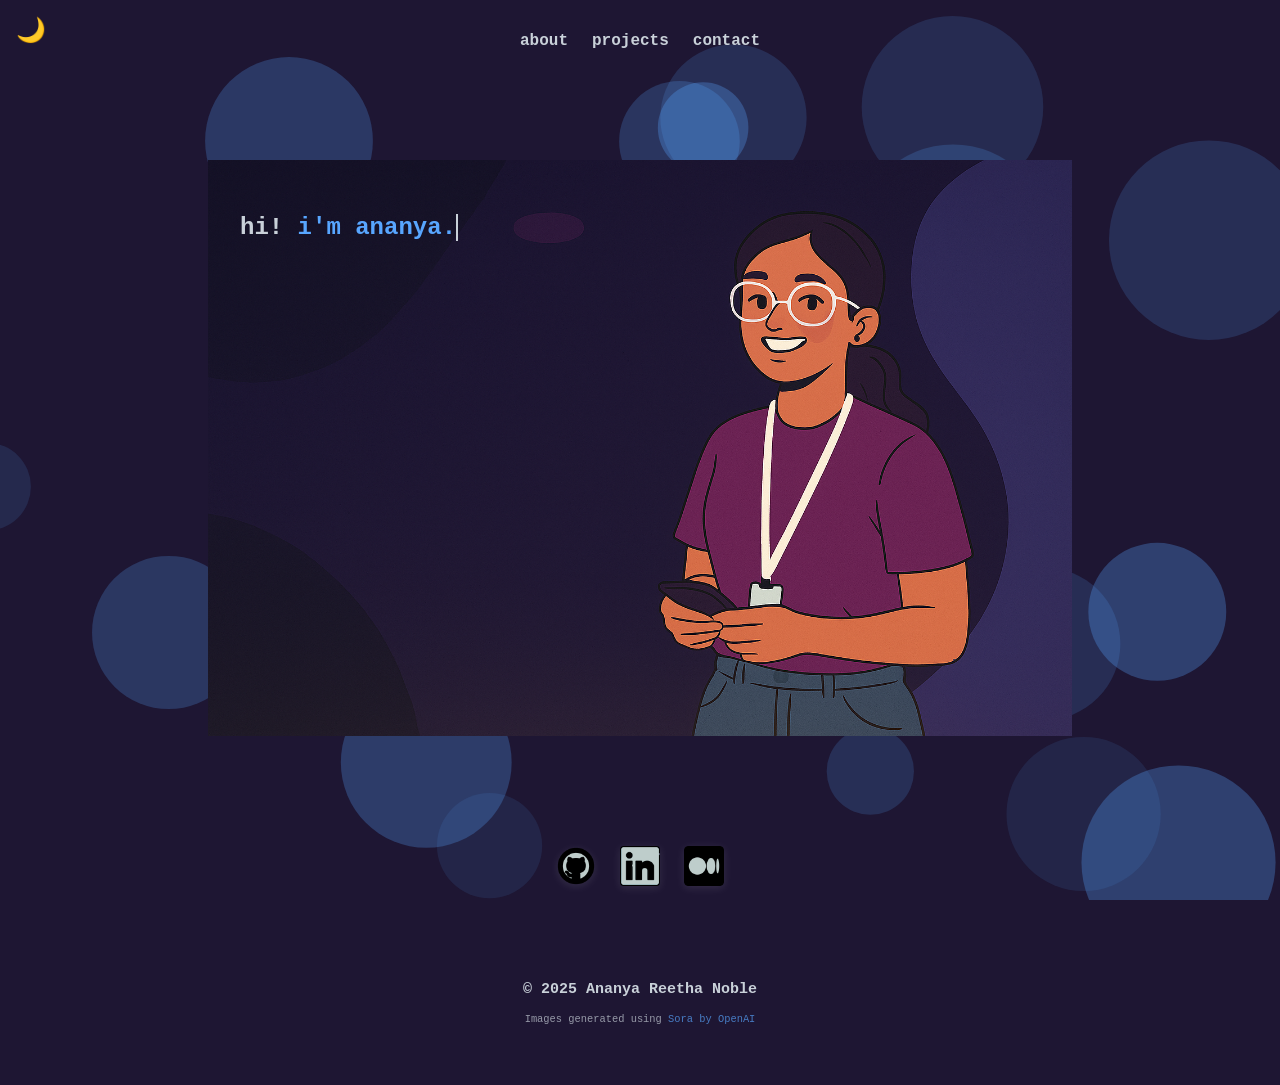
<file: index.html>
<!DOCTYPE html>
<html lang="en">
<head>
  <meta charset="UTF-8" />
  <meta name="viewport" content="width=device-width, initial-scale=1.0" />
  <title>Ananya Reetha Noble</title>
  <link rel="stylesheet" href="styles.css" />
  <link rel="icon" href="images/icon.png" type="image/x-icon">
</head>
<body>
  <div id="theme-toggle">🌞</div>
  <div class="page-wrapper">
    <main>
      <canvas id="blobs-canvas"></canvas>
      
      <nav class="nav-icons">
        <a href="pages/about.html">about</a>
        <a href="pages/projects.html">projects</a>
        <a href="pages/contact.html">contact</a>
      </nav>
      
      <section id="hero" class="section">
          <h1 class="typewriter">hi! <span class="highlight">i'm ananya.</span></h1>
      </section>

      <div class="socials">
        <a href="https://github.com/ananyarn" target="_blank"><img src="images/github.png" alt="GitHub Logo" id="logo"></a>
        <a href="https://in.linkedin.com/in/ananya298" target="_blank"><img src="images/linkedin.png" alt="LinkedIn Logo" id="logo"></a>
        <a href="https://arn2908.medium.com/" target="_blank"><img src="images/medium.png" alt="Medium Logo" id="logo"></a>
      </div>

      <footer>
        <p>&copy; 2025 Ananya Reetha Noble</p>
        <p class="sora-note">Images generated using <a href="https://openai.com/sora" target="_blank">Sora by OpenAI</a></p>
      </footer>
    </main>
  </div>
  <script src="script.js"></script>
  <script src="blobs.js"></script>
</body>
</html>
</file>
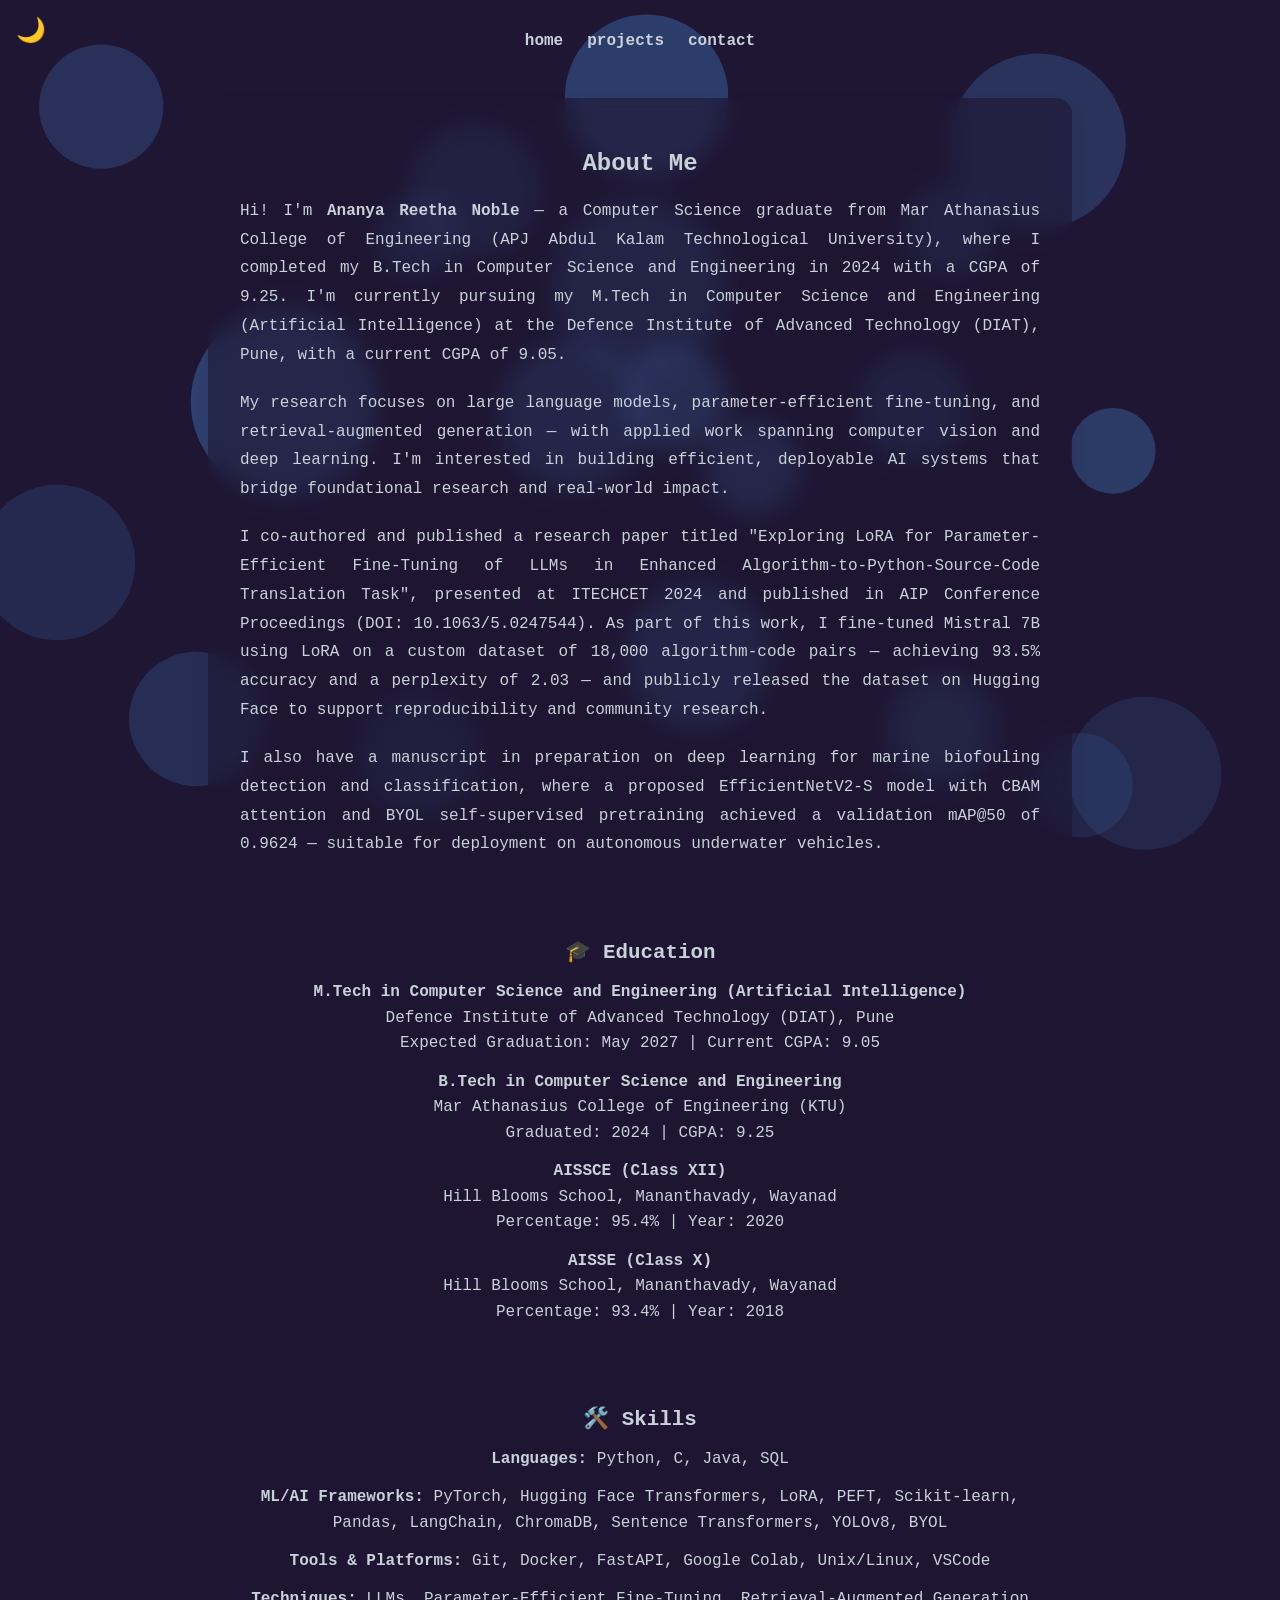
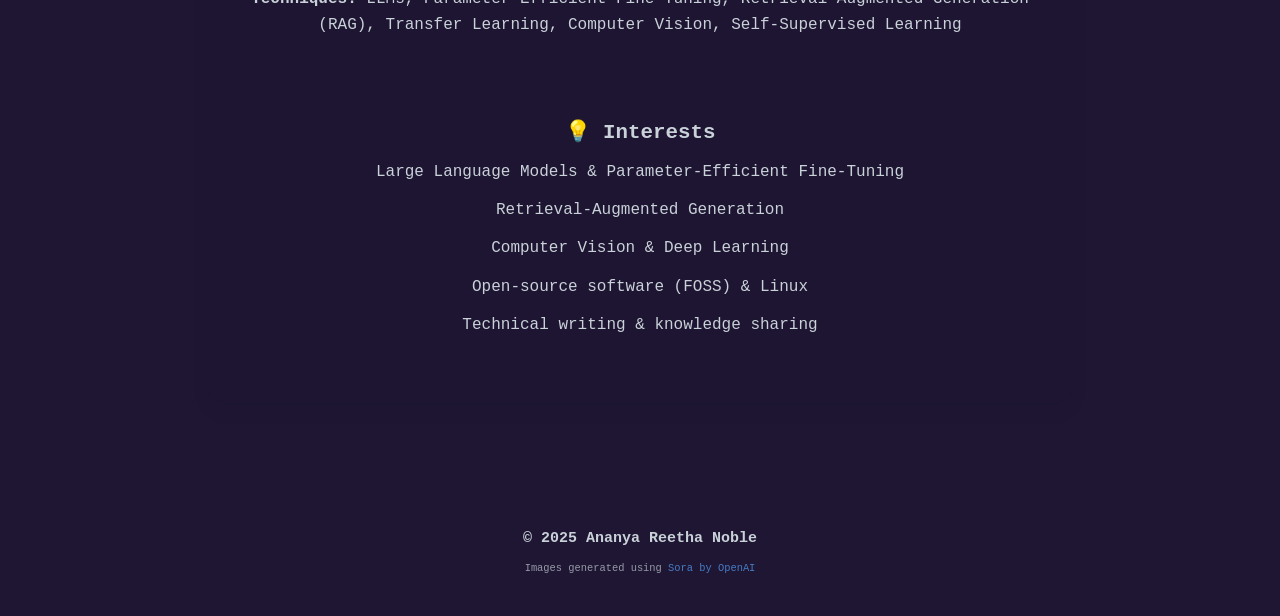
<file: pages/about.html>
<!DOCTYPE html>
<html lang="en">
<head>
  <meta charset="UTF-8" />
  <meta name="viewport" content="width=device-width, initial-scale=1.0"/>
  <title>About | Ananya Reetha Noble</title>
  <link rel="stylesheet" href="../styles.css" />
  <link rel="icon" href="../images/icon.png" type="image/x-icon">
</head>
<body>
  <div id="theme-toggle">🌞</div>
  <div class="page-wrapper">
    <main>
      <canvas id="blobs-canvas"></canvas>

      <nav class="nav-icons">
        <a href="../index.html">home</a>
        <a href="projects.html">projects</a>
        <a href="contact.html">contact</a>
      </nav>

      <section id="about" class="section card">
        <h2>About Me</h2>
        <p>Hi! I'm <strong>Ananya Reetha Noble</strong> — a Computer Science graduate from Mar Athanasius College of Engineering (APJ Abdul Kalam Technological University), where I completed my B.Tech in Computer Science and Engineering in 2024 with a CGPA of 9.25. I'm currently pursuing my M.Tech in Computer Science and Engineering (Artificial Intelligence) at the Defence Institute of Advanced Technology (DIAT), Pune, with a current CGPA of 9.05.</p>

        <p>My research focuses on large language models, parameter-efficient fine-tuning, and retrieval-augmented generation — with applied work spanning computer vision and deep learning. I'm interested in building efficient, deployable AI systems that bridge foundational research and real-world impact.</p>

        <p>I co-authored and published a research paper titled "Exploring LoRA for Parameter-Efficient Fine-Tuning of LLMs in Enhanced Algorithm-to-Python-Source-Code Translation Task", presented at ITECHCET 2024 and published in AIP Conference Proceedings (DOI: 10.1063/5.0247544). As part of this work, I fine-tuned Mistral 7B using LoRA on a custom dataset of 18,000 algorithm-code pairs — achieving 93.5% accuracy and a perplexity of 2.03 — and publicly released the dataset on Hugging Face to support reproducibility and community research.</p>

        <p>I also have a manuscript in preparation on deep learning for marine biofouling detection and classification, where a proposed EfficientNetV2-S model with CBAM attention and BYOL self-supervised pretraining achieved a validation mAP@50 of 0.9624 — suitable for deployment on autonomous underwater vehicles.</p>


        <h3>🎓 Education</h3>
        <ul>
          <li><strong>M.Tech in Computer Science and Engineering (Artificial Intelligence)</strong><br>
          Defence Institute of Advanced Technology (DIAT), Pune<br>
          Expected Graduation: May 2027 | Current CGPA: 9.05</li>

          <li><strong>B.Tech in Computer Science and Engineering</strong><br>
          Mar Athanasius College of Engineering (KTU)<br>
          Graduated: 2024 | CGPA: 9.25</li>

          <li><strong>AISSCE (Class XII)</strong><br>
          Hill Blooms School, Mananthavady, Wayanad<br>
          Percentage: 95.4% | Year: 2020</li>

          <li><strong>AISSE (Class X)</strong><br>
          Hill Blooms School, Mananthavady, Wayanad<br>
          Percentage: 93.4% | Year: 2018</li>
        </ul>

        <h3>🛠️ Skills</h3>
        <ul>
          <li><strong>Languages:</strong> Python, C, Java, SQL</li>
          <li><strong>ML/AI Frameworks:</strong> PyTorch, Hugging Face Transformers, LoRA, PEFT, Scikit-learn, Pandas, LangChain, ChromaDB, Sentence Transformers, YOLOv8, BYOL</li>
          <li><strong>Tools & Platforms:</strong> Git, Docker, FastAPI, Google Colab, Unix/Linux, VSCode</li>
          <li><strong>Techniques:</strong> LLMs, Parameter-Efficient Fine-Tuning, Retrieval-Augmented Generation (RAG), Transfer Learning, Computer Vision, Self-Supervised Learning</li>
        </ul>

        <h3>💡 Interests</h3>
        <ul>
          <li>Large Language Models & Parameter-Efficient Fine-Tuning</li>
          <li>Retrieval-Augmented Generation</li>
          <li>Computer Vision & Deep Learning</li>
          <li>Open-source software (FOSS) & Linux</li>
          <li>Technical writing & knowledge sharing</li>
        </ul>

      </section>
    </main>

    <footer>
      <p>&copy; 2025 Ananya Reetha Noble</p>
      <p class="sora-note">Images generated using <a href="https://openai.com/sora" target="_blank">Sora by OpenAI</a></p>
    </footer>
  </div>
  <script src="../script.js"></script>
  <script src="../blobs.js"></script>
</body>
</html>
</file>
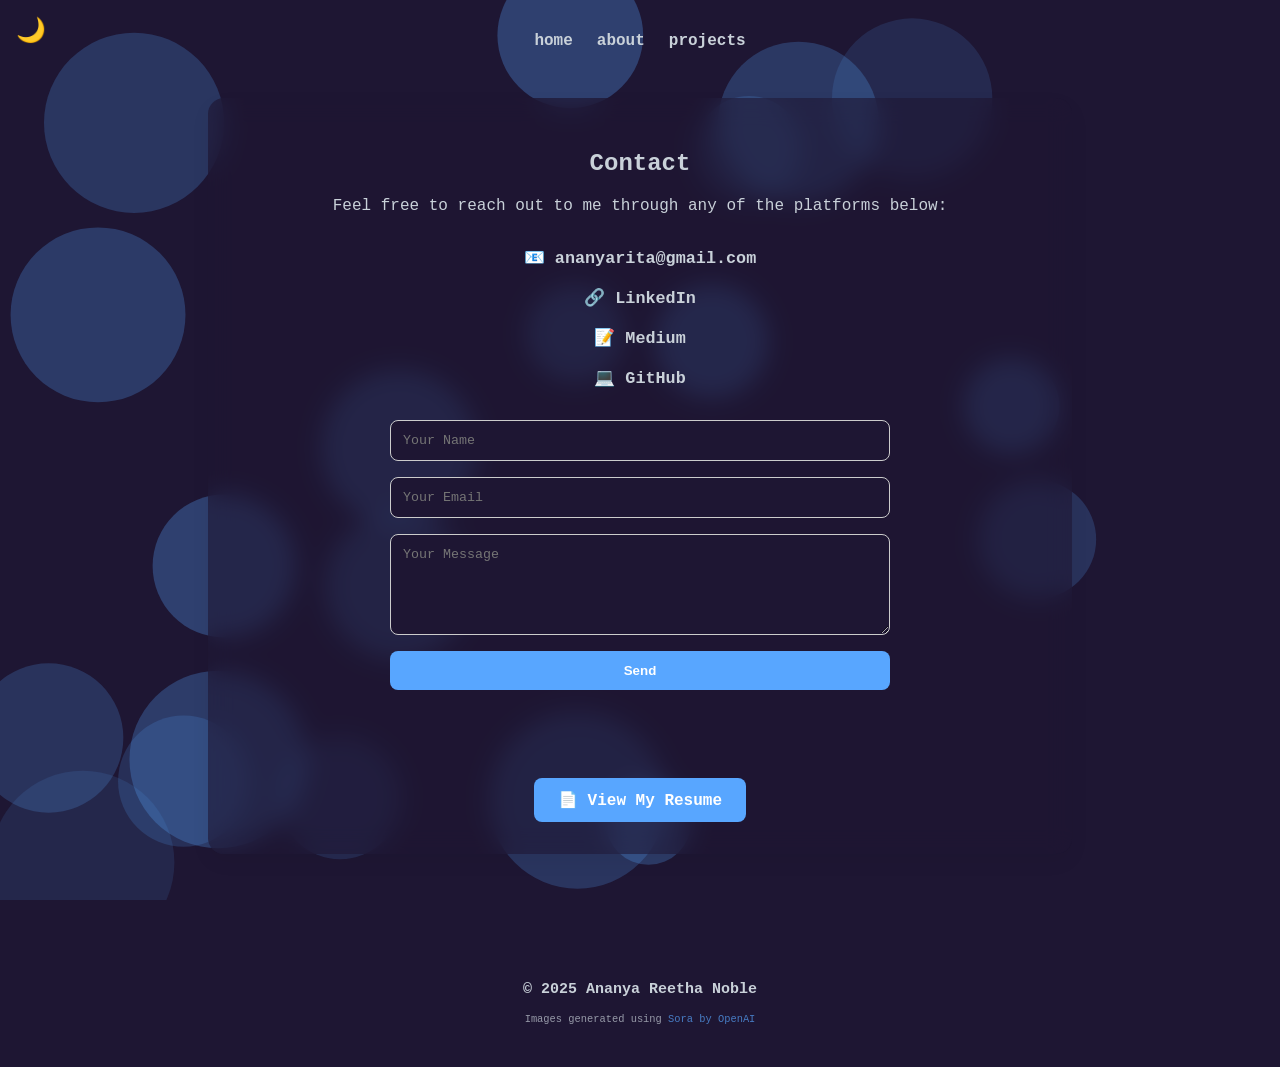
<file: pages/contact.html>
<!DOCTYPE html>
<html lang="en">
<head>
  <meta charset="UTF-8" />
  <meta name="viewport" content="width=device-width, initial-scale=1.0"/>
  <title>Contact | Ananya Reetha Noble</title>
  <link rel="stylesheet" href="../styles.css" />
  <link rel="icon" href="../images/icon.png" type="image/x-icon">
</head>
<body>
  <div id="theme-toggle">🌞</div>
  <div class="page-wrapper">
    <main>
      <canvas id="blobs-canvas"></canvas>

      <nav class="nav-icons">
        <a href="../index.html">home</a>
        <a href="about.html">about</a>
        <a href="projects.html">projects</a>
      </nav>

      <section id="contact" class="section card">
        <h2>Contact</h2>
        <p>Feel free to reach out to me through any of the platforms below:</p>

        <ul class="contact-list">
          <li>📧 <a href="mailto:ananyarita@gmail.com">ananyarita@gmail.com</a></li>
          <li>🔗 <a href="https://www.linkedin.com/in/ananya298" target="_blank">LinkedIn</a></li>
          <li>📝 <a href="https://arn2908.medium.com" target="_blank">Medium</a></li>
          <li>💻 <a href="https://github.com/ananyarn" target="_blank">GitHub</a></li>
        </ul>

        <form action="https://formsubmit.co/ananyarita@gmail.com" method="POST">
          <input type="text" name="name" placeholder="Your Name" required>
          <input type="email" name="email" placeholder="Your Email" required>
          <textarea name="message" rows="5" placeholder="Your Message" required></textarea>
          <button type="submit">Send</button>
        </form>

        <p id="form-status"></p>

        <div class="resume-link">
          <a href="./assets/resume.pdf" target="_blank" class="resume-button">
            📄 View My Resume
          </a>
        </div>
        
      </section>
    </main>

    <footer>
      <p>&copy; 2025 Ananya Reetha Noble</p>
      <p class="sora-note">Images generated using <a href="https://openai.com/sora" target="_blank">Sora by OpenAI</a></p>
    </footer>
  </div>

  <script>
    const form = document.getElementById('contact-form');
    const status = document.getElementById('form-status');

    form.addEventListener('submit', async (e) => {
      e.preventDefault();

      const formData = new FormData(form);

      try {
        const res = await fetch(form.action, {
          method: form.method,
          body: formData,
          headers: { 'Accept': 'application/json' }
        });

        if (res.ok) {
          form.reset();
          status.textContent = "✅ Message sent successfully!";
        } else {
          status.textContent = "⚠️ Something went wrong. Please try again.";
        }
      } catch (err) {
        status.textContent = "❌ Submission failed. Please check your connection.";
      }
    });
  </script>
  <script src="../script.js"></script>
  <script src="../blobs.js"></script>
</body>
</html>
</file>
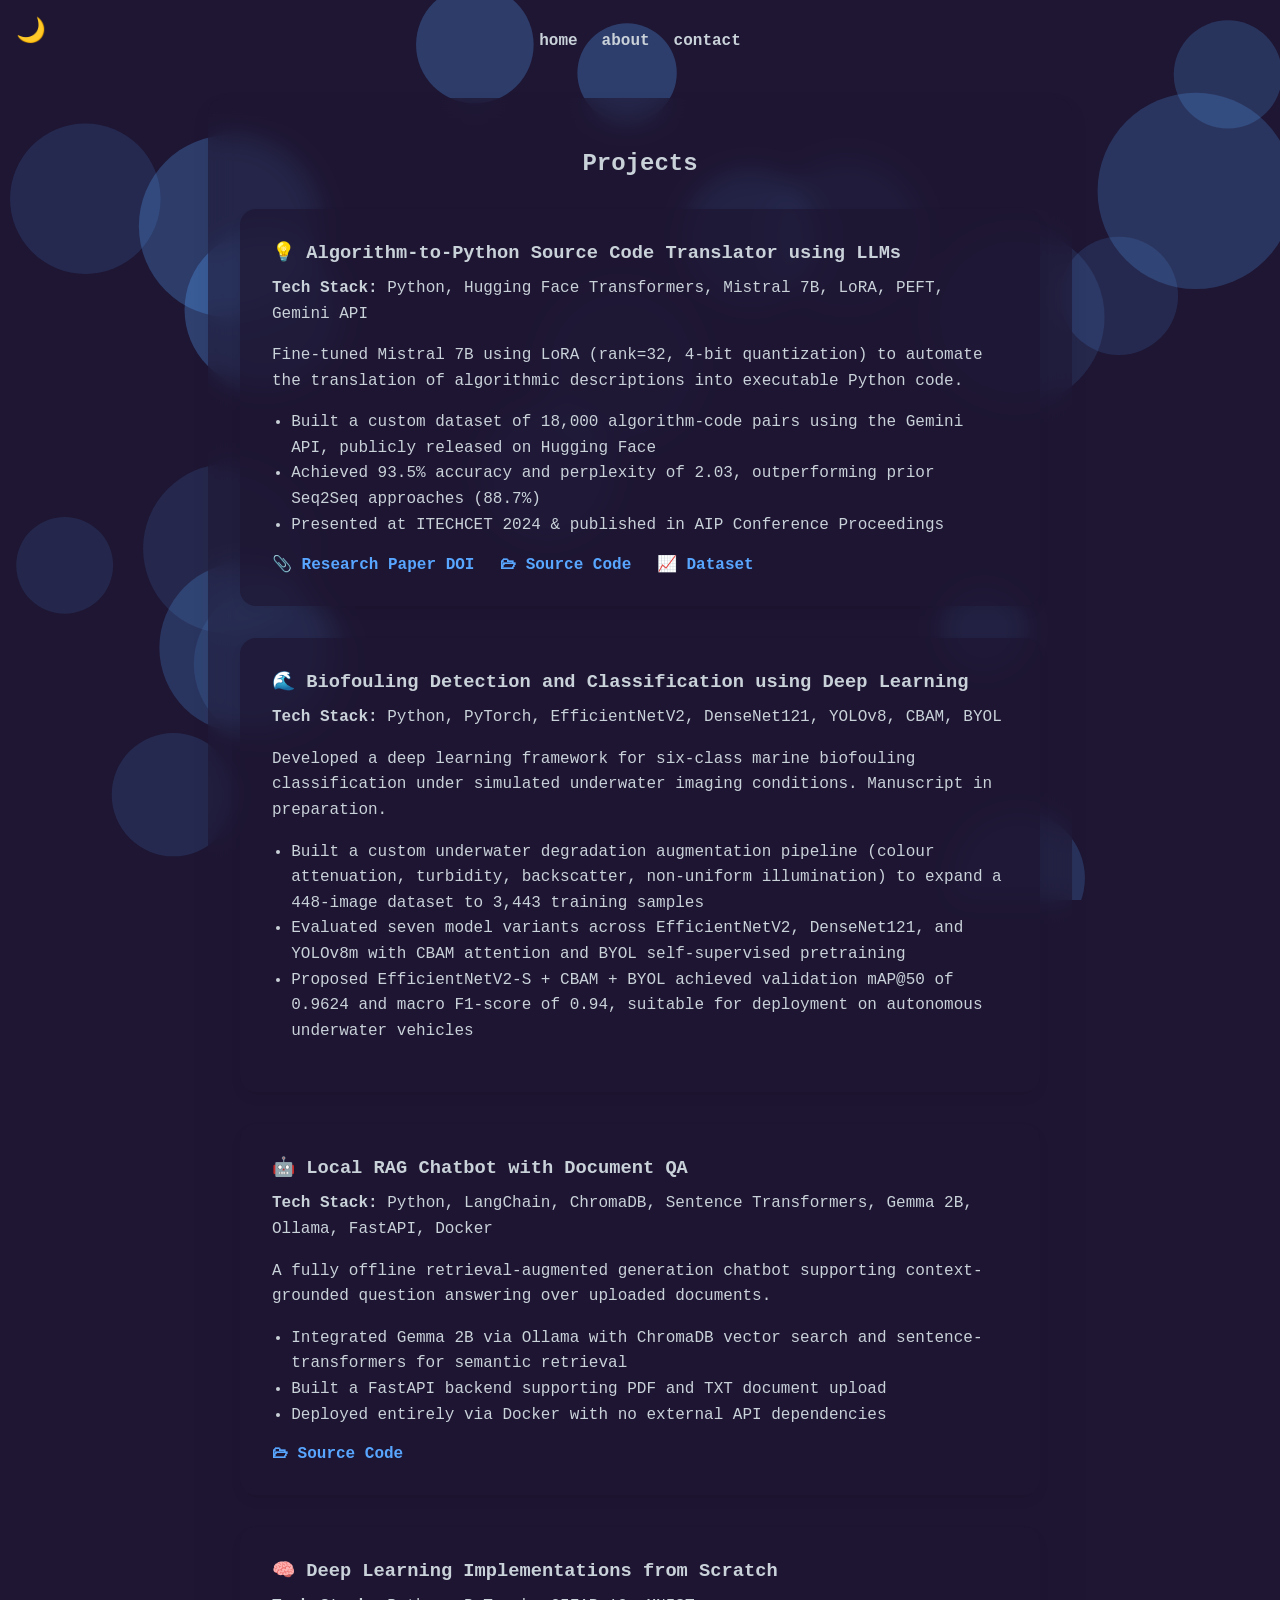
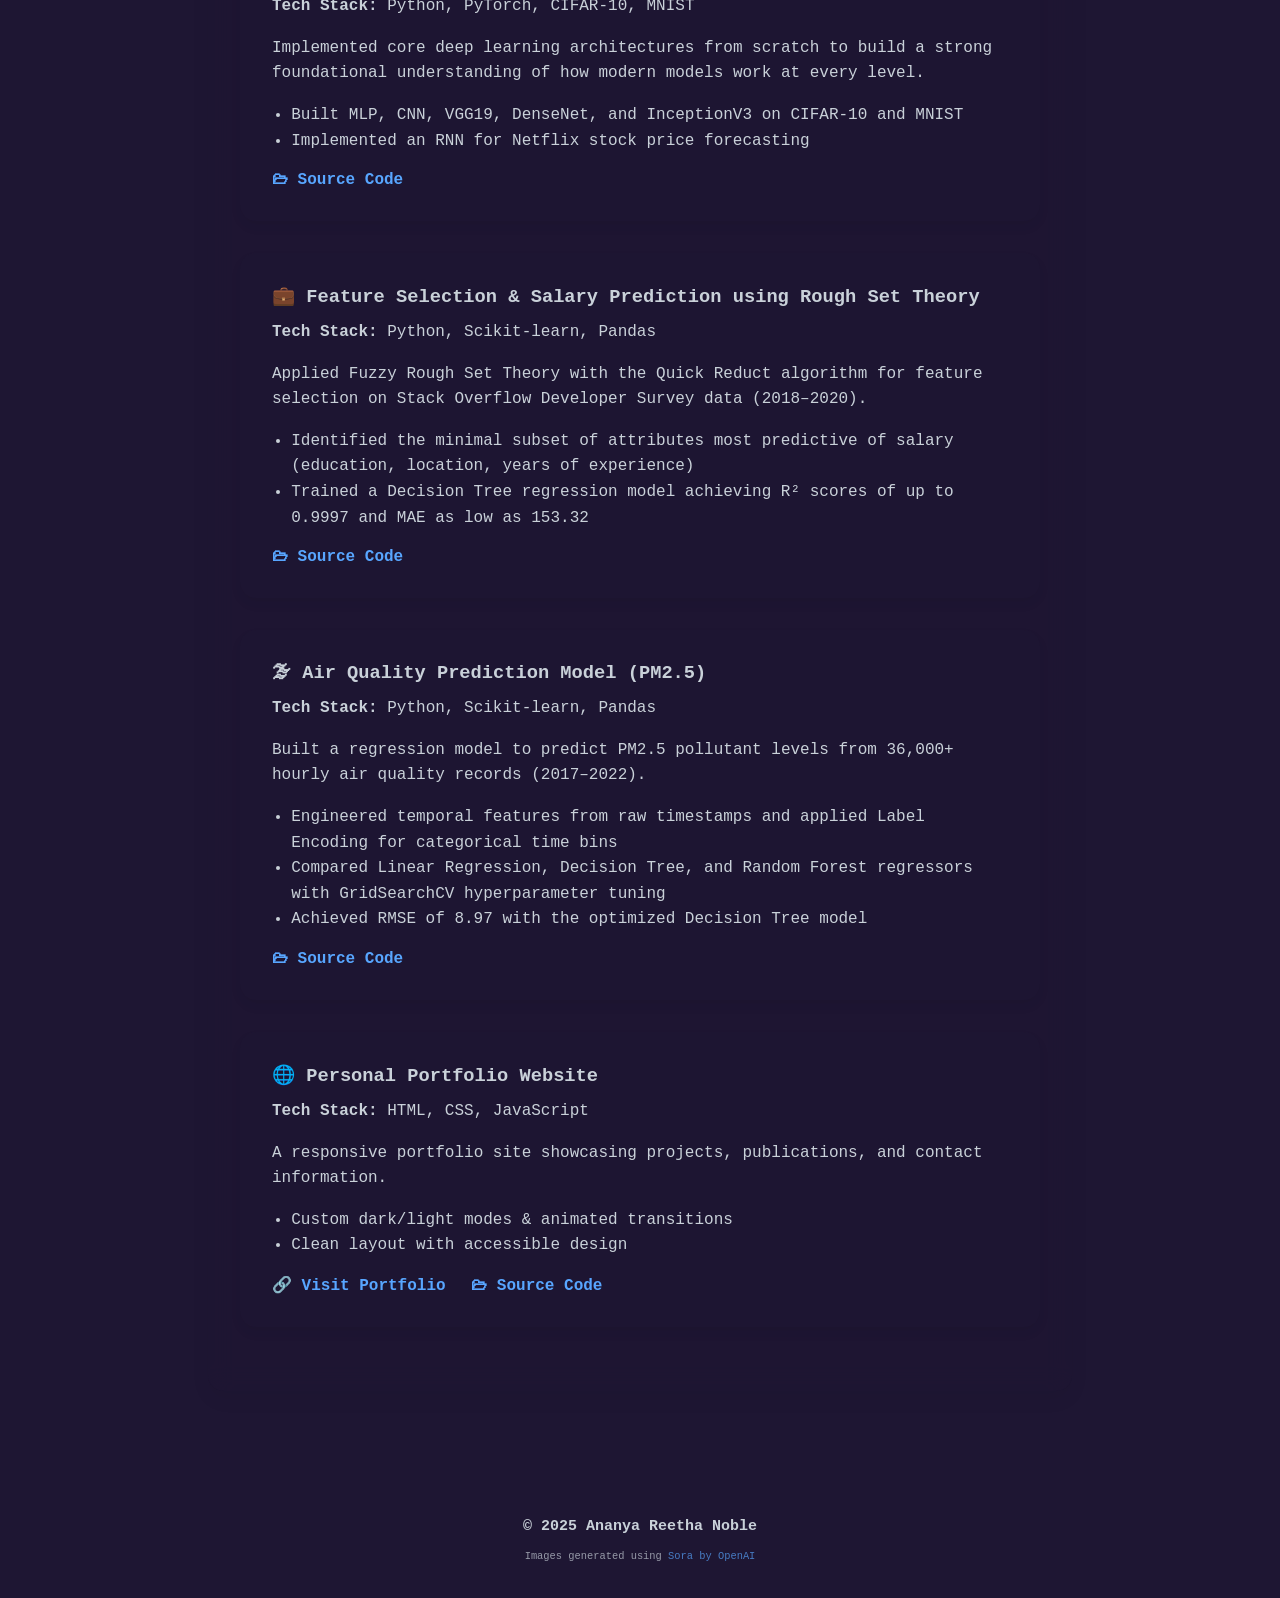
<file: pages/projects.html>
<!DOCTYPE html>
<html lang="en">
<head>
  <meta charset="UTF-8" />
  <meta name="viewport" content="width=device-width, initial-scale=1.0"/>
  <title>Projects | Ananya Reetha Noble</title>
  <link rel="stylesheet" href="../styles.css" />
  <link rel="icon" href="../images/icon.png" type="image/x-icon">
</head>
<body>
  <div id="theme-toggle">🌞</div>
  <div class="page-wrapper">
    <main>
      <canvas id="blobs-canvas"></canvas>

      <nav class="nav-icons">
        <a href="../index.html">home</a>
        <a href="about.html">about</a>
        <a href="contact.html">contact</a>
      </nav>

      <section id="projects" class="section card">
        <h2>Projects</h2>

        <div class="project-card">
          <h3>💡 Algorithm-to-Python Source Code Translator using LLMs</h3>
          <p><strong>Tech Stack:</strong> Python, Hugging Face Transformers, Mistral 7B, LoRA, PEFT, Gemini API</p>
          <p>Fine-tuned Mistral 7B using LoRA (rank=32, 4-bit quantization) to automate the translation of algorithmic descriptions into executable Python code.</p>
          <ul>
            <li>Built a custom dataset of 18,000 algorithm-code pairs using the Gemini API, publicly released on Hugging Face</li>
            <li>Achieved 93.5% accuracy and perplexity of 2.03, outperforming prior Seq2Seq approaches (88.7%)</li>
            <li>Presented at ITECHCET 2024 & published in AIP Conference Proceedings</li>
          </ul>
          <a href="https://doi.org/10.1063/5.0247544" target="_blank">📎 Research Paper DOI</a>
          <a href="https://github.com/annawilsonleo/pseudocode-to-python-sourcecode" target="_blank">🗁 Source Code</a>
          <a href="https://huggingface.co/datasets/ananyarn/Algorithm_and_Python_Source_Code" target="_blank">📈 Dataset</a>
        </div>

        <div class="project-card">
          <h3>🌊 Biofouling Detection and Classification using Deep Learning</h3>
          <p><strong>Tech Stack:</strong> Python, PyTorch, EfficientNetV2, DenseNet121, YOLOv8, CBAM, BYOL</p>
          <p>Developed a deep learning framework for six-class marine biofouling classification under simulated underwater imaging conditions. Manuscript in preparation.</p>
          <ul>
            <li>Built a custom underwater degradation augmentation pipeline (colour attenuation, turbidity, backscatter, non-uniform illumination) to expand a 448-image dataset to 3,443 training samples</li>
            <li>Evaluated seven model variants across EfficientNetV2, DenseNet121, and YOLOv8m with CBAM attention and BYOL self-supervised pretraining</li>
            <li>Proposed EfficientNetV2-S + CBAM + BYOL achieved validation mAP@50 of 0.9624 and macro F1-score of 0.94, suitable for deployment on autonomous underwater vehicles</li>
          </ul>
        </div>

        <div class="project-card">
          <h3>🤖 Local RAG Chatbot with Document QA</h3>
          <p><strong>Tech Stack:</strong> Python, LangChain, ChromaDB, Sentence Transformers, Gemma 2B, Ollama, FastAPI, Docker</p>
          <p>A fully offline retrieval-augmented generation chatbot supporting context-grounded question answering over uploaded documents.</p>
          <ul>
            <li>Integrated Gemma 2B via Ollama with ChromaDB vector search and sentence-transformers for semantic retrieval</li>
            <li>Built a FastAPI backend supporting PDF and TXT document upload</li>
            <li>Deployed entirely via Docker with no external API dependencies</li>
          </ul>
          <a href="https://github.com/ananyarn/rag-chatbot" target="_blank">🗁 Source Code</a>
        </div>

        <div class="project-card">
          <h3>🧠 Deep Learning Implementations from Scratch</h3>
          <p><strong>Tech Stack:</strong> Python, PyTorch, CIFAR-10, MNIST</p>
          <p>Implemented core deep learning architectures from scratch to build a strong foundational understanding of how modern models work at every level.</p>
          <ul>
            <li>Built MLP, CNN, VGG19, DenseNet, and InceptionV3 on CIFAR-10 and MNIST</li>
            <li>Implemented an RNN for Netflix stock price forecasting</li>
          </ul>
          <a href="https://github.com/ananyarn/deep-learning-projects" target="_blank">🗁 Source Code</a>
        </div>

        <div class="project-card">
          <h3>💼 Feature Selection & Salary Prediction using Rough Set Theory</h3>
          <p><strong>Tech Stack:</strong> Python, Scikit-learn, Pandas</p>
          <p>Applied Fuzzy Rough Set Theory with the Quick Reduct algorithm for feature selection on Stack Overflow Developer Survey data (2018–2020).</p>
          <ul>
            <li>Identified the minimal subset of attributes most predictive of salary (education, location, years of experience)</li>
            <li>Trained a Decision Tree regression model achieving R² scores of up to 0.9997 and MAE as low as 153.32</li>
          </ul>
          <a href="https://github.com/ananyarn/software-developer-salary-prediction/tree/master" target="_blank">🗁 Source Code</a>
        </div>

        <div class="project-card">
          <h3>🌫 Air Quality Prediction Model (PM2.5)</h3>
          <p><strong>Tech Stack:</strong> Python, Scikit-learn, Pandas</p>
          <p>Built a regression model to predict PM2.5 pollutant levels from 36,000+ hourly air quality records (2017–2022).</p>
          <ul>
            <li>Engineered temporal features from raw timestamps and applied Label Encoding for categorical time bins</li>
            <li>Compared Linear Regression, Decision Tree, and Random Forest regressors with GridSearchCV hyperparameter tuning</li>
            <li>Achieved RMSE of 8.97 with the optimized Decision Tree model</li>
          </ul>
          <a href="https://github.com/ananyarn/air-quality-prediction" target="_blank">🗁 Source Code</a>
        </div>

        <div class="project-card">
          <h3>🌐 Personal Portfolio Website</h3>
          <p><strong>Tech Stack:</strong> HTML, CSS, JavaScript</p>
          <p>A responsive portfolio site showcasing projects, publications, and contact information.</p>
          <ul>
            <li>Custom dark/light modes & animated transitions</li>
            <li>Clean layout with accessible design</li>
          </ul>
          <a href="https://ananyarn.github.io/" target="_blank">🔗 Visit Portfolio</a>
          <a href="https://github.com/ananyarn/ananyarn.github.io" target="_blank">🗁 Source Code</a>
        </div>

      </section>

    </main>

    <footer>
      <p>&copy; 2025 Ananya Reetha Noble</p>
      <p class="sora-note">Images generated using <a href="https://openai.com/sora" target="_blank">Sora by OpenAI</a></p>
    </footer>
  </div>
  <script src="../script.js"></script>
  <script src="../blobs.js"></script>
</body>
</html>
</file>
<file: styles.css>
body {
  margin: 0;
  font-family: 'Fira Mono', monospace;
  background-color: var(--bg);
  color: var(--text);
  transition: background-color 0.3s, color 0.3s;
}

:root {
  --bg: #fef9f0;
  --text: #282a36;
  --highlight: #78335d;
  --nav-bg:#fef9f0;
}

body.dark {
  --bg: #1e1633;
  --text: #c9d1d9;
  --highlight: #58a6ff;
  --nav-bg: #1e1633;
}

#theme-toggle {
  position: fixed;
  top: 1rem;
  left: 1rem;
  cursor: pointer;
  font-size: 1.5rem;
}

main {
  text-align: center;
  padding: 1rem;
}

.section {
  padding: 4rem 1rem;
  max-width: 800px;
  margin: 0 auto;
}

h1 .highlight {
  color: var(--highlight);
}

nav.nav-icons {
  display: flex;
  justify-content: center;
  gap: 1.5rem;
  padding: 1rem;
  background-color: transparent;
  backdrop-filter: none;
}


nav a {
  text-decoration: none;
  color: var(--text);
  font-weight: bold;
}

#hero {
  background-image: url('images/hero-light.png');
  background-size: contain;
  background-repeat: no-repeat;
  background-position: right center;
  background-color: transparent;
  backdrop-filter: none;
  color: var(--text);
  padding: 6rem 2rem;
  display: flex;
  align-items: flex-start;
  justify-content: flex-start;
  min-height: 60vh;
  text-align: left;
  padding-top: 8rem;
}


#hero {
  display: flex;
  align-items: flex-start; /* top */
  justify-content: flex-start;
}

body.dark #hero {
  background-image: url('images/hero-dark.png');
  background-color: transparent;
  backdrop-filter: none;
}


footer {
  padding: 2rem;
  text-align: center;
  background-color: var(--nav-bg);
  margin-top: 2rem;
  font-size: 15px;
  font-weight: bold;
}

.socials {
  display: flex;
  justify-content: center;
  align-items: center;
  gap: 1.5rem;
  margin-bottom: 0rem;
  flex-wrap: nowrap;
}

.socials a {
  display: inline-block;
}


@media (max-width: 768px) {
  #hero {
    flex-direction: column;
    background-position: center bottom;
    background-size: cover;
    text-align: center;
    justify-content: center;
  }

  nav.nav-icons {
    flex-wrap: wrap;
    gap: 1rem;
  }

  .section {
    padding: 2rem 0rem;
  }
}

.typewriter {
  overflow: hidden;
  white-space: nowrap;
  border-right: 2px solid var(--text);
  width: 0;
  animation: typing 1.25s steps(20, end) forwards, blink 0.6s step-end infinite;
}

@keyframes typing {
  from { width: 0 }
  to { width: 15ch } /* Adjust based on text length */
}

@keyframes blink {
  50% { border-color: transparent; }
}

#blobs-canvas {
  position: fixed;
  top: 0;
  left: 0;
  width: 100vw;
  height: 100vh;
  pointer-events: none;
  z-index: -1;
}

footer .sora-note {
  font-size: 0.65rem;
  color: var(--text);
  opacity: 0.7;
  font-weight: lighter;
}

footer .sora-note a {
  color: var(--highlight);
  text-decoration: none;
}

#logo {
  height: 40px;              /* adjust based on your layout */
  width: auto;
  display: block;
  margin: 1rem auto;         /* center horizontally */
  filter: drop-shadow(0 2px 4px rgba(0, 0, 0, 0.2)); /* subtle shadow */
  transition: transform 0.3s ease;
  cursor: pointer;
}

/* Optional: scale on hover */
#logo:hover {
  transform: scale(1.05);
}

/* Dark mode adjustments (if needed) */
body.dark #logo {
  filter: brightness(0.9) drop-shadow(0 2px 4px rgba(255, 255, 255, 0.1));
}

.card {
  background: rgba(255, 255, 255, 0.6);
  backdrop-filter: blur(12px);
  border-radius: 16px;
  padding: 2rem;
  margin: 2rem auto;
  box-shadow: 0 8px 20px rgba(0, 0, 0, 0.05);
  max-width: 800px;
  transition: background 0.3s ease;
}

body.dark .card {
  background: rgba(30, 22, 51, 0.6);
}

/* Make the body take full height */
html, body {
  height: 100%;
  margin: 0;
  padding: 0;
}

/* Flex layout for the whole page */
.page-wrapper {
  display: flex;
  flex-direction: column;
  min-height: 100vh;
}

/* Make main expand to fill space */
main {
  flex: 1;
}

form {
  display: flex;
  flex-direction: column;
  gap: 1rem;
  max-width: 500px;
  margin: 2rem auto;
}

input, textarea {
  padding: 0.75rem;
  border: 1px solid #ccc;
  border-radius: 0.5rem;
  font-family: inherit;
  background: var(--bg);
  color: var(--text);
}

button {
  padding: 0.75rem;
  background-color: var(--highlight);
  color: white;
  border: none;
  border-radius: 0.5rem;
  cursor: pointer;
  font-weight: bold;
}

button:hover {
  background-color: #622c4f;
}

#form-status {
  margin-top: 1rem;
  font-size: 0.95rem;
  padding: 0.75rem 1rem;
  border-radius: 12px;
  text-align: center;
  max-width: 400px;
  transition: opacity 0.3s ease, transform 0.3s ease;
}

#form-status.success {
  background-color: rgba(144, 238, 144, 0.2); /* light green */
  color: #2d6a4f;
  border: 1px solid #95d5b2;
}

#form-status.error {
  background-color: rgba(255, 204, 204, 0.2); /* light red */
  color: #9b2226;
  border: 1px solid #f08080;
}

.contact-list {
  list-style: none;              /* Remove bullets */
  padding: 0;
  margin: 2rem auto;
  max-width: 500px;
}

.contact-list li {
  margin-bottom: 1.2rem;         /* Space between items */
  font-size: 1.05rem;
}

.contact-list a {
  text-decoration: none;
  color: var(--text);
  font-weight: bold;
  transition: color 0.3s ease;
}

.contact-list a:hover {
  color: var(--highlight);
}

/* ABOUT SECTION CUSTOM STYLING */
#about p {
  text-align: justify;
  margin-bottom: 1.2em; /* Adds spacing between sentences/paragraphs */
  line-height: 1.8;
}

#about ul {
  list-style: none;
  padding-left: 0;
  margin-top: 0.5rem;
  margin-bottom: 2rem; /* More spacing after lists */
}

#about ul li {
  margin-bottom: 0.8em; /* Space between list items */
  text-align: center;
  line-height: 1.6;
}

#about h3 {
  font-size: clamp(1.3rem, 1.5vw, 1.6rem);
  margin-top: 5rem; /* Increased vertical spacing before each section */
  margin-bottom: 1rem;
  font-weight: 600;
  text-align: center;
}

.project-card {
  background: rgba(255, 255, 255, 0.8);
  border-radius: 16px;
  padding: 2rem;
  margin: 2rem auto;
  max-width: 750px;
  box-shadow: 0 6px 12px rgba(0, 0, 0, 0.05);
  transition: transform 0.3s ease, box-shadow 0.3s ease;
  text-align: left;
}

.project-card:hover {
  transform: translateY(-5px);
  box-shadow: 0 12px 24px rgba(0, 0, 0, 0.1);
}

body.dark .project-card {
  background: rgba(30, 22, 51, 0.7);
}

.project-card h3 {
  margin-top: 0;
  margin-bottom: 0.75rem;
}

.project-card p {
  margin: 0.5rem 0 1rem;
  line-height: 1.6;
}

.project-card ul {
  padding-left: 1.2rem;
  margin-bottom: 1rem;
  line-height: 1.6;
}

.project-card ul li {
  list-style: disc;
}

.project-card a {
  color: var(--highlight);
  text-decoration: none;
  font-weight: bold;
}

.project-card a:hover {
  text-decoration: underline;
}

#projects a {
  margin-right: 1rem; /* Adds space after each link */
}
#projects a:last-child {
  margin-right: 0; /* Prevent extra space after last link */
}


.resume-link {
  margin-top: 2rem;
  text-align: center;
}

.resume-button {
  display: inline-block;
  padding: 0.75rem 1.5rem;
  background-color: var(--highlight);
  color: white;
  border: none;
  border-radius: 0.5rem;
  font-weight: bold;
  text-decoration: none;
  transition: background-color 0.3s ease, transform 0.2s ease;
  font-size: 1rem;
}

.resume-button:hover {
  background-color: #622c4f;
  transform: scale(1.03);
}
</file>
